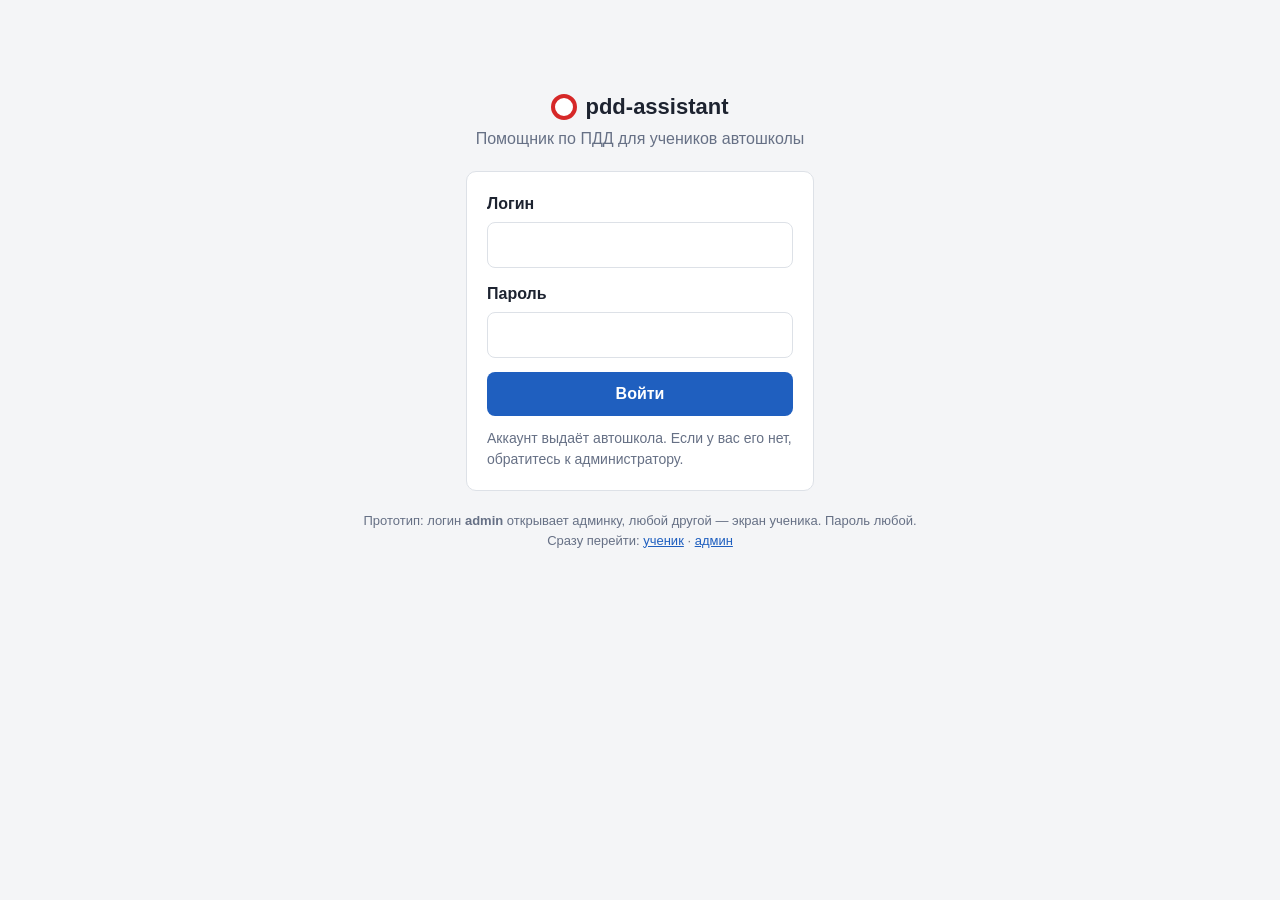
<file: prototype/index.html>
<!doctype html>
<html lang="ru">
<head>
  <meta charset="utf-8">
  <meta name="viewport" content="width=device-width, initial-scale=1">
  <title>Вход — pdd-assistant</title>
  <link rel="stylesheet" href="style.css">
</head>
<body>
  <!-- Экран 1. Вход (/login). Сценарий 1 в spec/product/scenarios.md -->
  <main class="login">
    <div class="logo"><span class="logo__sign"></span>pdd-assistant</div>
    <p class="muted" style="text-align:center;margin:0 0 20px">Помощник по ПДД для учеников автошколы</p>

    <form class="card" id="login-form">
      <!-- Сообщение при неверном входе (в прототипе не показывается):
      <div class="msg msg--err">Неверный логин или пароль</div> -->
      <div class="field">
        <label for="login">Логин</label>
        <input type="text" id="login" name="login" required autocomplete="username">
      </div>
      <div class="field">
        <label for="password">Пароль</label>
        <input type="password" id="password" name="password" required autocomplete="current-password">
      </div>
      <button type="submit" class="btn">Войти</button>
      <p class="hint">Аккаунт выдаёт автошкола. Если у вас его нет, обратитесь к администратору.</p>
    </form>
  </main>

  <p class="proto-note" style="text-align:center">
    Прототип: логин <b>admin</b> открывает админку, любой другой — экран ученика. Пароль любой.<br>
    Сразу перейти: <a href="ask.html">ученик</a> · <a href="admin-users.html">админ</a>
  </p>

  <script>
    // Только для прототипа: на сервере вход проверяет auth, а страницу выбирает роль пользователя.
    document.getElementById('login-form').addEventListener('submit', function (e) {
      e.preventDefault();
      var login = document.getElementById('login').value.trim();
      location.href = login === 'admin' ? 'admin-users.html' : 'ask.html';
    });
  </script>
</body>
</html>
</file>
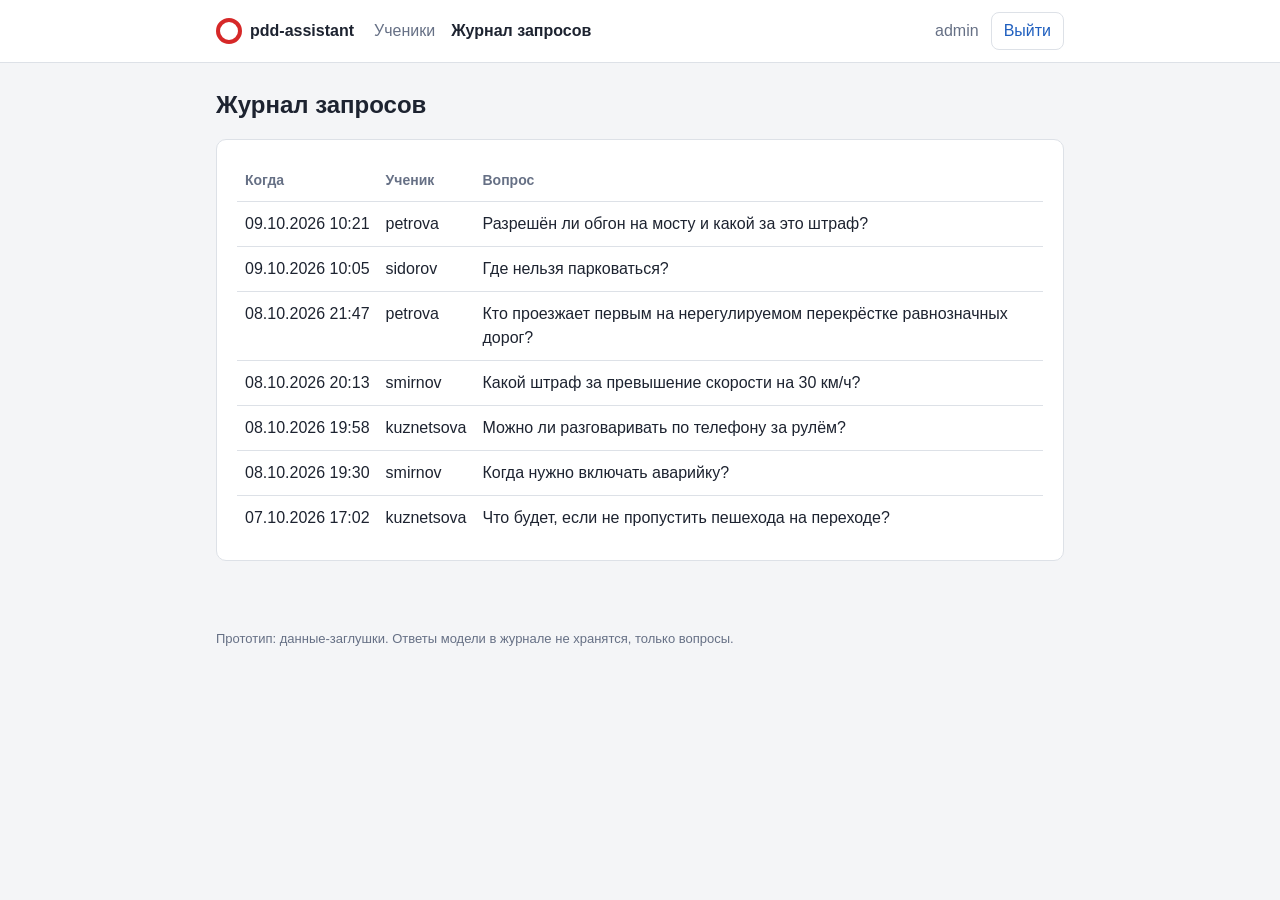
<file: prototype/admin-log.html>
<!doctype html>
<html lang="ru">
<head>
  <meta charset="utf-8">
  <meta name="viewport" content="width=device-width, initial-scale=1">
  <title>Журнал запросов — pdd-assistant</title>
  <link rel="stylesheet" href="style.css">
</head>
<body>
  <!-- Экран 5. Журнал запросов (/admin/log). Сценарий 4 в spec/product/scenarios.md -->
  <header class="header">
    <div class="header__inner">
      <a class="logo" href="admin-users.html"><span class="logo__sign"></span>pdd-assistant</a>
      <nav class="nav">
        <a href="admin-users.html">Ученики</a>
        <a class="active" href="admin-log.html">Журнал запросов</a>
      </nav>
      <div class="user">
        <span>admin</span>
        <a class="btn btn--light" href="index.html">Выйти</a>
      </div>
    </div>
  </header>

  <main class="page">
    <h1>Журнал запросов</h1>

    <section class="card">
      <!-- Если вопросов ещё нет, вместо таблицы:
      <p class="muted">Ученики пока не задавали вопросов.</p> -->
      <div class="table-wrap">
        <table>
          <thead>
            <tr><th>Когда</th><th>Ученик</th><th>Вопрос</th></tr>
          </thead>
          <tbody>
            <tr><td class="nowrap">09.10.2026 10:21</td><td>petrova</td><td>Разрешён ли обгон на мосту и какой за это штраф?</td></tr>
            <tr><td class="nowrap">09.10.2026 10:05</td><td>sidorov</td><td>Где нельзя парковаться?</td></tr>
            <tr><td class="nowrap">08.10.2026 21:47</td><td>petrova</td><td>Кто проезжает первым на нерегулируемом перекрёстке равнозначных дорог?</td></tr>
            <tr><td class="nowrap">08.10.2026 20:13</td><td>smirnov</td><td>Какой штраф за превышение скорости на 30 км/ч?</td></tr>
            <tr><td class="nowrap">08.10.2026 19:58</td><td>kuznetsova</td><td>Можно ли разговаривать по телефону за рулём?</td></tr>
            <tr><td class="nowrap">08.10.2026 19:30</td><td>smirnov</td><td>Когда нужно включать аварийку?</td></tr>
            <tr><td class="nowrap">07.10.2026 17:02</td><td>kuznetsova</td><td>Что будет, если не пропустить пешехода на переходе?</td></tr>
          </tbody>
        </table>
      </div>
    </section>
  </main>

  <p class="proto-note">Прототип: данные-заглушки. Ответы модели в журнале не хранятся, только вопросы.</p>
</body>
</html>
</file>
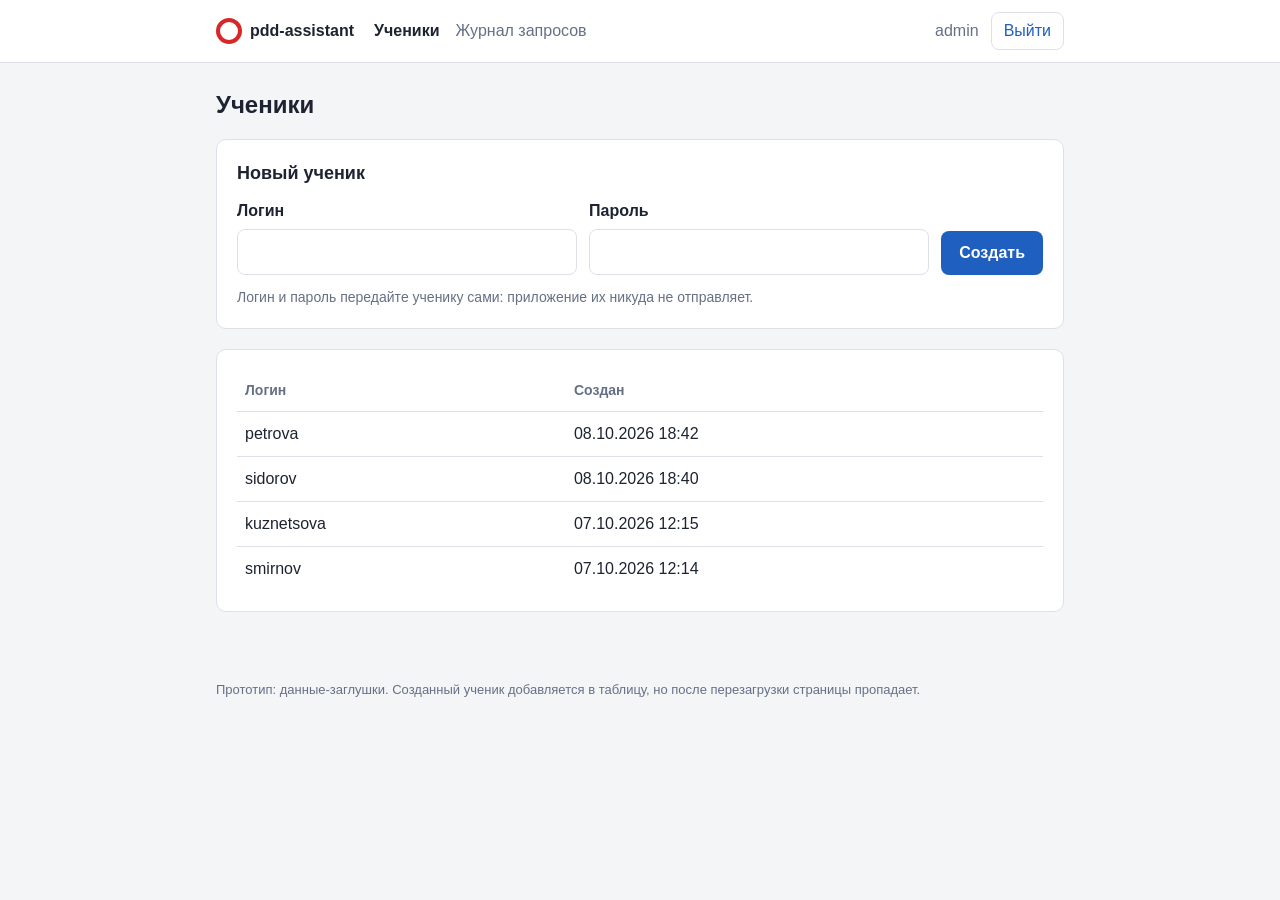
<file: prototype/admin-users.html>
<!doctype html>
<html lang="ru">
<head>
  <meta charset="utf-8">
  <meta name="viewport" content="width=device-width, initial-scale=1">
  <title>Ученики — pdd-assistant</title>
  <link rel="stylesheet" href="style.css">
</head>
<body>
  <!-- Экран 4. Ученики (/admin/users). Сценарий 3 в spec/product/scenarios.md -->
  <header class="header">
    <div class="header__inner">
      <a class="logo" href="admin-users.html"><span class="logo__sign"></span>pdd-assistant</a>
      <nav class="nav">
        <a class="active" href="admin-users.html">Ученики</a>
        <a href="admin-log.html">Журнал запросов</a>
      </nav>
      <div class="user">
        <span>admin</span>
        <a class="btn btn--light" href="index.html">Выйти</a>
      </div>
    </div>
  </header>

  <main class="page">
    <h1>Ученики</h1>

    <form class="card" id="create-form">
      <h2>Новый ученик</h2>
      <div id="msg"></div>
      <!-- Если логин занят:
      <div class="msg msg--err">Логин ivanov уже занят</div> -->
      <div class="row">
        <div class="field">
          <label for="login">Логин</label>
          <input type="text" id="login" name="login" required autocomplete="off">
        </div>
        <div class="field">
          <label for="password">Пароль</label>
          <input type="text" id="password" name="password" required autocomplete="off">
        </div>
        <button type="submit" class="btn">Создать</button>
      </div>
      <p class="hint">Логин и пароль передайте ученику сами: приложение их никуда не отправляет.</p>
    </form>

    <section class="card">
      <div class="table-wrap">
        <table>
          <thead>
            <tr><th>Логин</th><th>Создан</th></tr>
          </thead>
          <tbody id="users">
            <tr><td>petrova</td><td class="nowrap">08.10.2026 18:42</td></tr>
            <tr><td>sidorov</td><td class="nowrap">08.10.2026 18:40</td></tr>
            <tr><td>kuznetsova</td><td class="nowrap">07.10.2026 12:15</td></tr>
            <tr><td>smirnov</td><td class="nowrap">07.10.2026 12:14</td></tr>
          </tbody>
        </table>
      </div>
    </section>
  </main>

  <p class="proto-note">Прототип: данные-заглушки. Созданный ученик добавляется в таблицу, но после перезагрузки страницы пропадает.</p>

  <script>
    // Только для прототипа: на сервере ученика создаёт POST /admin/users и запись в таблицу users.
    document.getElementById('create-form').addEventListener('submit', function (e) {
      e.preventDefault();
      var login = document.getElementById('login').value.trim();
      var msg = document.getElementById('msg');
      var taken = Array.prototype.some.call(document.querySelectorAll('#users td:first-child'), function (td) {
        return td.textContent === login;
      });
      msg.className = 'msg ' + (taken ? 'msg--err' : 'msg--ok');
      msg.textContent = taken ? 'Логин ' + login + ' уже занят' : 'Ученик ' + login + ' создан';
      if (taken) return;

      var d = new Date();
      var pad = function (n) { return String(n).padStart(2, '0'); };
      var row = document.createElement('tr');
      var tdLogin = document.createElement('td');
      tdLogin.textContent = login;
      var tdDate = document.createElement('td');
      tdDate.className = 'nowrap';
      tdDate.textContent = pad(d.getDate()) + '.' + pad(d.getMonth() + 1) + '.' + d.getFullYear() + ' ' + pad(d.getHours()) + ':' + pad(d.getMinutes());
      row.append(tdLogin, tdDate);
      document.getElementById('users').prepend(row);
      e.target.reset();
    });
  </script>
</body>
</html>
</file>
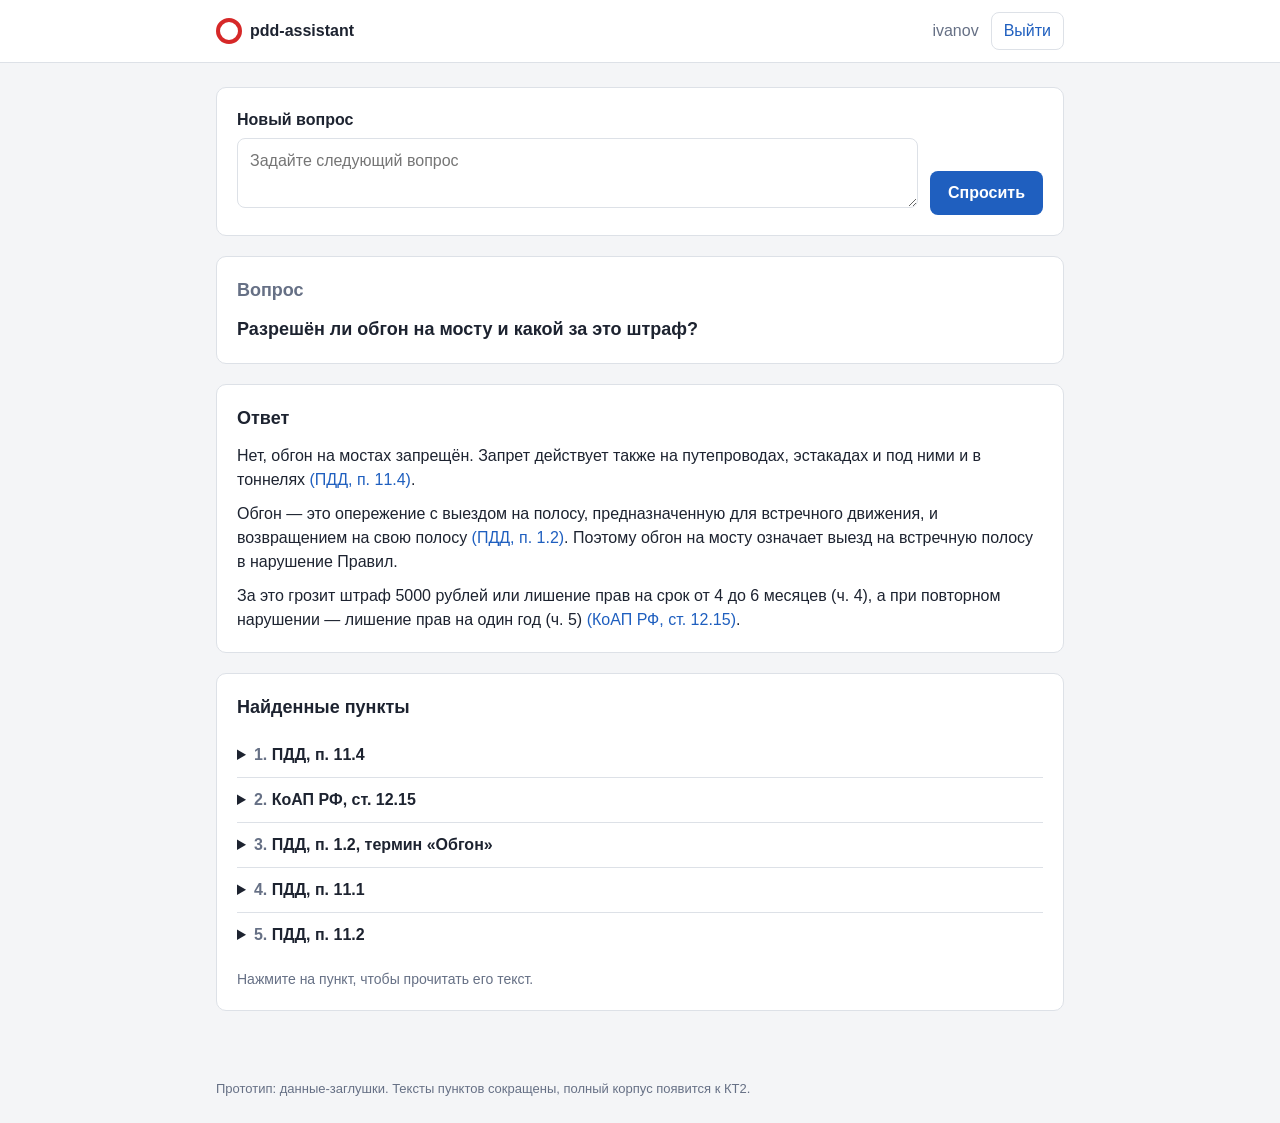
<file: prototype/answer.html>
<!doctype html>
<html lang="ru">
<head>
  <meta charset="utf-8">
  <meta name="viewport" content="width=device-width, initial-scale=1">
  <title>Ответ — pdd-assistant</title>
  <link rel="stylesheet" href="style.css">
</head>
<body>
  <!-- Экран 3. Ответ (/ask). Сценарий 2 в spec/product/scenarios.md -->
  <header class="header">
    <div class="header__inner">
      <a class="logo" href="ask.html"><span class="logo__sign"></span>pdd-assistant</a>
      <div class="user">
        <span>ivanov</span>
        <a class="btn btn--light" href="index.html">Выйти</a>
      </div>
    </div>
  </header>

  <main class="page">
    <form class="card" action="answer.html">
      <label for="q">Новый вопрос</label>
      <div class="row">
        <div class="field">
          <textarea id="q" name="q" required rows="2" style="min-height:0" placeholder="Задайте следующий вопрос"></textarea>
        </div>
        <button type="submit" class="btn">Спросить</button>
      </div>
    </form>

    <section class="card">
      <h2 class="muted">Вопрос</h2>
      <p class="question">Разрешён ли обгон на мосту и какой за это штраф?</p>
    </section>

    <section class="card answer">
      <h2>Ответ</h2>
      <!-- Если ничего не найдено:
      <div class="msg msg--err">По вашему вопросу ничего не нашлось в ПДД и главе 12 КоАП. Попробуйте сформулировать иначе.</div>
      Если LLM не ответила (список документов ниже при этом остаётся):
      <div class="msg msg--err">Не удалось получить ответ, попробуйте позже.</div> -->
      <p>
        Нет, обгон на мостах запрещён. Запрет действует также на путепроводах, эстакадах и под ними и в тоннелях
        <span class="ref">(ПДД, п. 11.4)</span>.
      </p>
      <p>
        Обгон — это опережение с выездом на полосу, предназначенную для встречного движения, и возвращением на свою полосу
        <span class="ref">(ПДД, п. 1.2)</span>. Поэтому обгон на мосту означает выезд на встречную полосу в нарушение Правил.
      </p>
      <p>
        За это грозит штраф 5000 рублей или лишение прав на срок от 4 до 6 месяцев (ч. 4), а при повторном нарушении — лишение прав на один год (ч. 5)
        <span class="ref">(КоАП РФ, ст. 12.15)</span>.
      </p>
    </section>

    <section class="card">
      <h2>Найденные пункты</h2>
      <ol class="docs">
        <li>
          <details>
            <summary>ПДД, п. 11.4</summary>
            <p class="doc-text">Обгон запрещен:
на регулируемых перекрестках, а также на нерегулируемых перекрестках при движении по дороге, не являющейся главной;
на пешеходных переходах;
на железнодорожных переездах и ближе чем за 100 метров перед ними;
на мостах, путепроводах, эстакадах и под ними, а также в тоннелях;
в конце подъема, на опасных поворотах и на других участках с ограниченной видимостью.</p>
          </details>
        </li>
        <li>
          <details>
            <summary>КоАП РФ, ст. 12.15</summary>
            <p class="doc-text">Статья 12.15. Нарушение правил расположения транспортного средства на проезжей части дороги, встречного разъезда или обгона
[…]
4. Выезд в нарушение Правил дорожного движения на полосу, предназначенную для встречного движения, либо на трамвайные пути встречного направления, за исключением случаев, предусмотренных частью 3 настоящей статьи, — влечет наложение административного штрафа в размере пяти тысяч рублей или лишение права управления транспортными средствами на срок от четырех до шести месяцев.
5. Повторное совершение административного правонарушения, предусмотренного частью 4 настоящей статьи, — влечет лишение права управления транспортными средствами на срок один год […]</p>
          </details>
        </li>
        <li>
          <details>
            <summary>ПДД, п. 1.2, термин «Обгон»</summary>
            <p class="doc-text">"Обгон" — опережение одного или нескольких транспортных средств, связанное с выездом на полосу (сторону проезжей части), предназначенную для встречного движения, и последующим возвращением на ранее занимаемую полосу (сторону проезжей части).</p>
          </details>
        </li>
        <li>
          <details>
            <summary>ПДД, п. 11.1</summary>
            <p class="doc-text">Прежде чем начать обгон, водитель обязан убедиться в том, что полоса движения, на которую он собирается выехать, свободна на достаточном для обгона расстоянии и этим маневром он не создаст опасности для движения и помех другим участникам дорожного движения.</p>
          </details>
        </li>
        <li>
          <details>
            <summary>ПДД, п. 11.2</summary>
            <p class="doc-text">Водителю запрещается выполнять обгон в случаях, если:
транспортное средство, движущееся впереди, производит обгон или объезд препятствия;
транспортное средство, движущееся впереди по той же полосе, подало сигнал поворота налево;
следующее за ним транспортное средство начало обгон;
по завершении обгона он не сможет, не создавая опасности для движения и помех обгоняемому транспортному средству, вернуться на ранее занимаемую полосу.</p>
          </details>
        </li>
      </ol>
      <p class="hint">Нажмите на пункт, чтобы прочитать его текст.</p>
    </section>
  </main>

  <p class="proto-note">Прототип: данные-заглушки. Тексты пунктов сокращены, полный корпус появится к КТ2.</p>
</body>
</html>
</file>
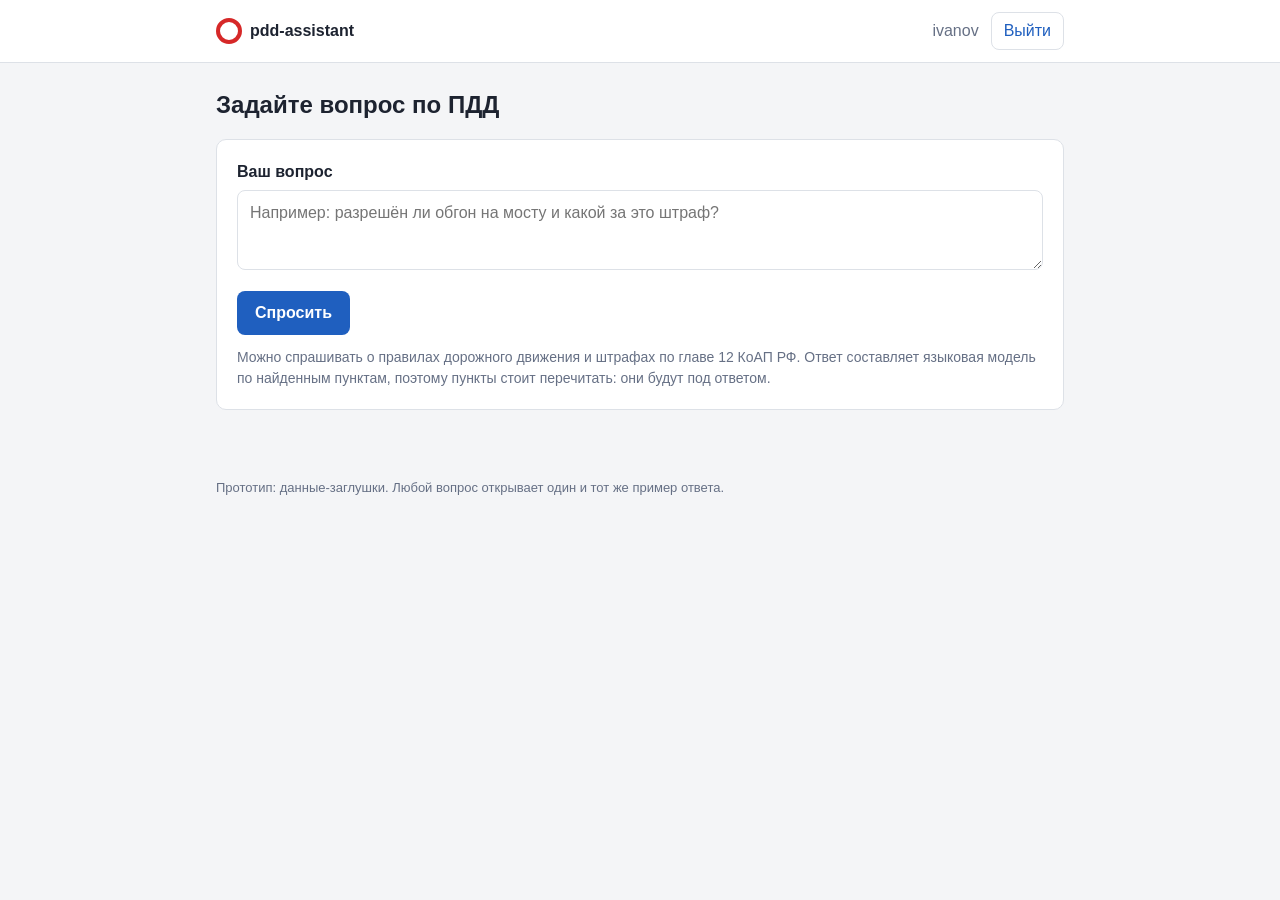
<file: prototype/ask.html>
<!doctype html>
<html lang="ru">
<head>
  <meta charset="utf-8">
  <meta name="viewport" content="width=device-width, initial-scale=1">
  <title>Вопрос — pdd-assistant</title>
  <link rel="stylesheet" href="style.css">
</head>
<body>
  <!-- Экран 2. Вопрос (/). Сценарий 2 в spec/product/scenarios.md -->
  <header class="header">
    <div class="header__inner">
      <a class="logo" href="ask.html"><span class="logo__sign"></span>pdd-assistant</a>
      <div class="user">
        <span>ivanov</span>
        <a class="btn btn--light" href="index.html">Выйти</a>
      </div>
    </div>
  </header>

  <main class="page">
    <h1>Задайте вопрос по ПДД</h1>

    <form class="card" action="answer.html">
      <div class="field">
        <label for="q">Ваш вопрос</label>
        <textarea id="q" name="q" required placeholder="Например: разрешён ли обгон на мосту и какой за это штраф?"></textarea>
      </div>
      <button type="submit" class="btn">Спросить</button>
      <p class="hint">
        Можно спрашивать о правилах дорожного движения и штрафах по главе 12 КоАП РФ.
        Ответ составляет языковая модель по найденным пунктам, поэтому пункты стоит перечитать: они будут под ответом.
      </p>
    </form>
  </main>

  <p class="proto-note">Прототип: данные-заглушки. Любой вопрос открывает один и тот же пример ответа.</p>
</body>
</html>
</file>
<file: prototype/style.css>
/* Общие стили прототипа. К КТ2 переносятся в шаблоны html/template без изменений. */

:root {
  --bg: #f4f5f7;
  --card: #ffffff;
  --text: #1d2330;
  --muted: #667085;
  --border: #dde1e7;
  --accent: #1f5fbf;
  --accent-dark: #174a96;
  --ok-bg: #e7f6ec;
  --ok-text: #1b6b38;
  --err-bg: #fdecec;
  --err-text: #a12828;
  --radius: 10px;
}

* { box-sizing: border-box; }

body {
  margin: 0;
  background: var(--bg);
  color: var(--text);
  font: 16px/1.5 -apple-system, BlinkMacSystemFont, "Segoe UI", Roboto, Arial, sans-serif;
}

a { color: var(--accent); }

/* Шапка */

.header {
  background: var(--card);
  border-bottom: 1px solid var(--border);
}

.header__inner {
  max-width: 880px;
  margin: 0 auto;
  padding: 12px 16px;
  display: flex;
  align-items: center;
  gap: 20px;
  flex-wrap: wrap;
}

.logo {
  font-weight: 700;
  color: var(--text);
  text-decoration: none;
  display: flex;
  align-items: center;
  gap: 8px;
}

.logo__sign {
  width: 26px;
  height: 26px;
  border-radius: 50%;
  border: 4px solid #d62828;
  background: #fff;
}

.nav { display: flex; gap: 16px; }
.nav a { text-decoration: none; color: var(--muted); }
.nav a.active { color: var(--text); font-weight: 600; }

.user {
  margin-left: auto;
  display: flex;
  align-items: center;
  gap: 12px;
  color: var(--muted);
}

/* Разметка страницы */

.page {
  max-width: 880px;
  margin: 0 auto;
  padding: 24px 16px 48px;
}

h1 { font-size: 24px; margin: 0 0 16px; }
h2 { font-size: 18px; margin: 0 0 12px; }

.card {
  background: var(--card);
  border: 1px solid var(--border);
  border-radius: var(--radius);
  padding: 20px;
  margin-bottom: 20px;
}

.muted { color: var(--muted); }
.hint { color: var(--muted); font-size: 14px; margin: 12px 0 0; }

/* Формы */

label { display: block; font-weight: 600; margin-bottom: 6px; }

input[type="text"],
input[type="password"],
textarea {
  width: 100%;
  padding: 10px 12px;
  border: 1px solid var(--border);
  border-radius: 8px;
  font: inherit;
  background: #fff;
}

textarea { resize: vertical; min-height: 80px; }

input:focus, textarea:focus {
  outline: 2px solid var(--accent);
  outline-offset: -1px;
  border-color: var(--accent);
}

.field { margin-bottom: 14px; }

.row { display: flex; gap: 12px; align-items: flex-end; flex-wrap: wrap; }
.row .field { flex: 1 1 200px; margin-bottom: 0; }

.btn {
  display: inline-block;
  padding: 10px 18px;
  border: none;
  border-radius: 8px;
  background: var(--accent);
  color: #fff;
  font: inherit;
  font-weight: 600;
  cursor: pointer;
  text-decoration: none;
}

.btn:hover { background: var(--accent-dark); }

.btn--light {
  background: transparent;
  color: var(--accent);
  border: 1px solid var(--border);
  padding: 6px 12px;
  font-weight: 500;
}

.btn--light:hover { background: var(--bg); }

.msg {
  padding: 10px 14px;
  border-radius: 8px;
  margin-bottom: 14px;
}

.msg--ok { background: var(--ok-bg); color: var(--ok-text); }
.msg--err { background: var(--err-bg); color: var(--err-text); }

/* Вход */

.login {
  max-width: 380px;
  margin: 10vh auto 0;
  padding: 0 16px;
}

.login .logo { justify-content: center; font-size: 22px; margin-bottom: 4px; }
.login .btn { width: 100%; }

/* Ответ */

.question { font-size: 18px; font-weight: 600; margin: 0; }

.answer p { margin: 0 0 10px; }
.answer p:last-child { margin-bottom: 0; }
.answer .ref { color: var(--accent); white-space: nowrap; }

.docs { list-style: none; margin: 0; padding: 0; counter-reset: doc; }

.docs li {
  counter-increment: doc;
  border-top: 1px solid var(--border);
}

.docs li:first-child { border-top: none; }

.docs summary {
  cursor: pointer;
  padding: 10px 0;
  font-weight: 600;
}

.docs summary::before {
  content: counter(doc) ". ";
  color: var(--muted);
}

.docs .doc-text {
  margin: 0 0 12px;
  padding: 12px 14px;
  background: var(--bg);
  border-radius: 8px;
  font-size: 15px;
  white-space: pre-line;
}

/* Таблицы */

.table-wrap { overflow-x: auto; }

table { width: 100%; border-collapse: collapse; }

th, td {
  text-align: left;
  padding: 10px 8px;
  border-bottom: 1px solid var(--border);
  vertical-align: top;
}

th { color: var(--muted); font-weight: 600; font-size: 14px; }
tr:last-child td { border-bottom: none; }
td.nowrap { white-space: nowrap; }

/* Подвал прототипа */

.proto-note {
  max-width: 880px;
  margin: 0 auto;
  padding: 0 16px 24px;
  color: var(--muted);
  font-size: 13px;
}
</file>
